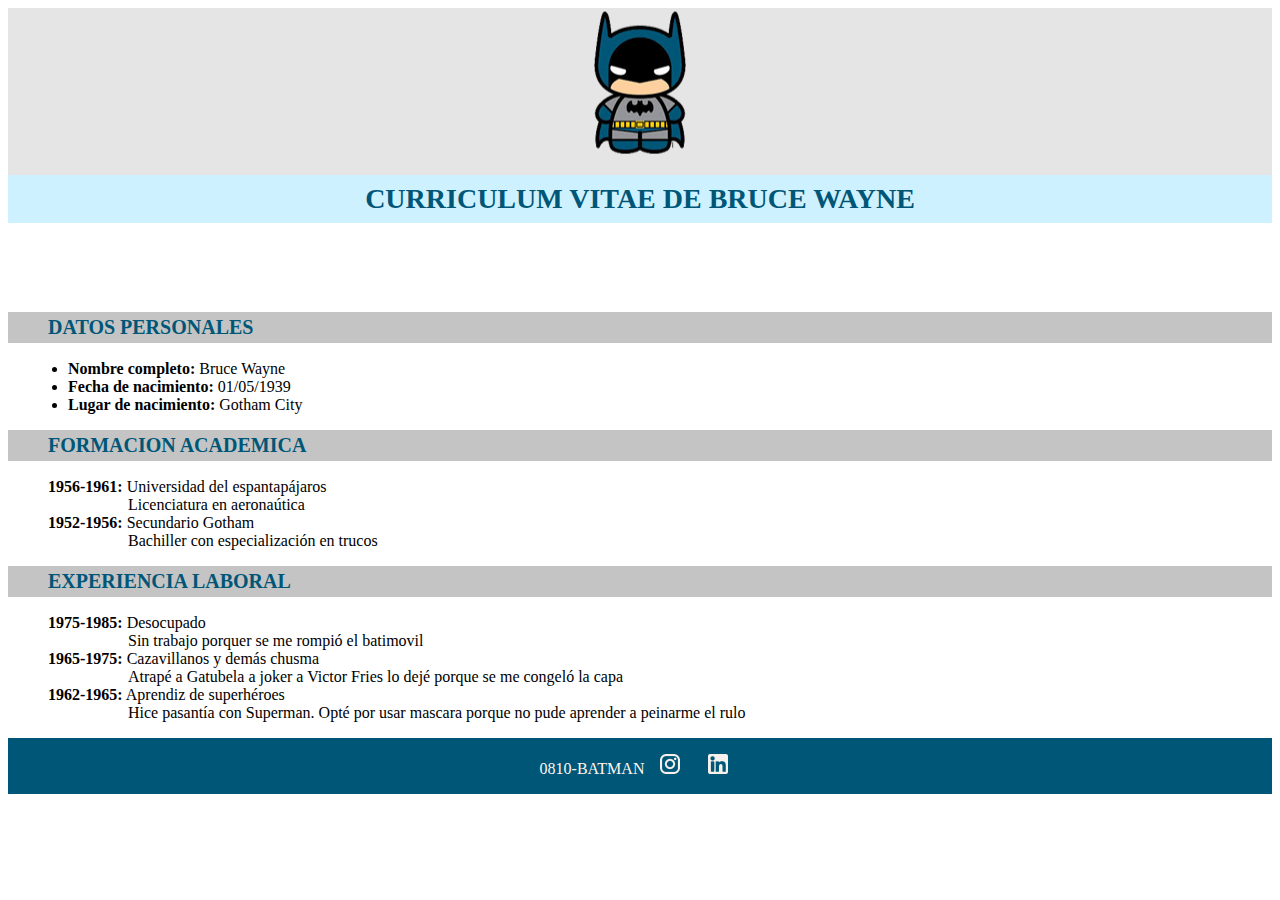
<file: curriculum/index.html>
<!DOCTYPE html>
<html lang="en">
<head>
    <meta charset="UTF-8">
    <meta http-equiv="X-UA-Compatible" content="IE=edge">
    <meta name="viewport" content="width=device-width, initial-scale=1.0">
    <title> Curriculum de Bruce Wayne </title>
    <link rel="stylesheet" href="./css/style.css">
</head>

<body>
    <header>
        <img src="./img/logo batman.png" alt="Foto de perfil" class="logo-batman">
        <h1> Curriculum Vitae de Bruce Wayne</h1>
    </header>


    <main>
        <br>
        <br>
        <br>
        <section id="personales">
            <h2 class="texto-resaltado"> DATOS PERSONALES </h2>
            <ul>
                <li><span class="texto-resaltado"> Nombre completo: </span> Bruce Wayne </li>
                <li><span class="texto-resaltado"> Fecha de nacimiento: </span> 01/05/1939 </li>
                <li><span class="texto-resaltado"> Lugar de nacimiento: </span> Gotham City </li>
            </ul>
        </section>

        <section id="academica">
            <h2 class="texto-resaltado"> FORMACION ACADEMICA </h2>
            <dl>
                <dt class="margen"><span class="texto-resaltado">1956-1961:</span> Universidad del espantapájaros </dt>
                <dl class="alineacion">Licenciatura en aeronaútica</dl>

                <dt class="margen"><span class="texto-resaltado">1952-1956:</span>  Secundario Gotham</dt>
                <dl class="alineacion">Bachiller con especialización en trucos</dl>
            </dl>
        </section>

        <section id="laboral">
            <h2 class="texto-resaltado"> EXPERIENCIA LABORAL </h2>
            <dl>
                <dt class="margen"><span class="texto-resaltado">1975-1985:</span> Desocupado </dt>
                <dl class="alineacion">Sin trabajo porquer se me rompió el batimovil</dl>

                <dt class="margen"><span class="texto-resaltado">1965-1975:</span> Cazavillanos y demás chusma </dt>
                <dl class="alineacion">Atrapé a Gatubela a joker a Victor Fries lo dejé porque se me congeló la capa</dl>

                <dt class="margen"><span class="texto-resaltado">1962-1965:</span> Aprendiz de superhéroes</dt>
                <dl class="alineacion">Hice pasantía con Superman. Opté por usar mascara porque no pude aprender a peinarme el rulo</dl>
            </dl>
        </section>
    </main>

    <footer>
        <p class="centrado"> 0810-BATMAN <img src="./img/ico_instagram.png" alt="instagram"> <img src="./img/ico_linkedin.png" alt="Linkedln"></p>
    </footer>
</body>
</html>
</file>
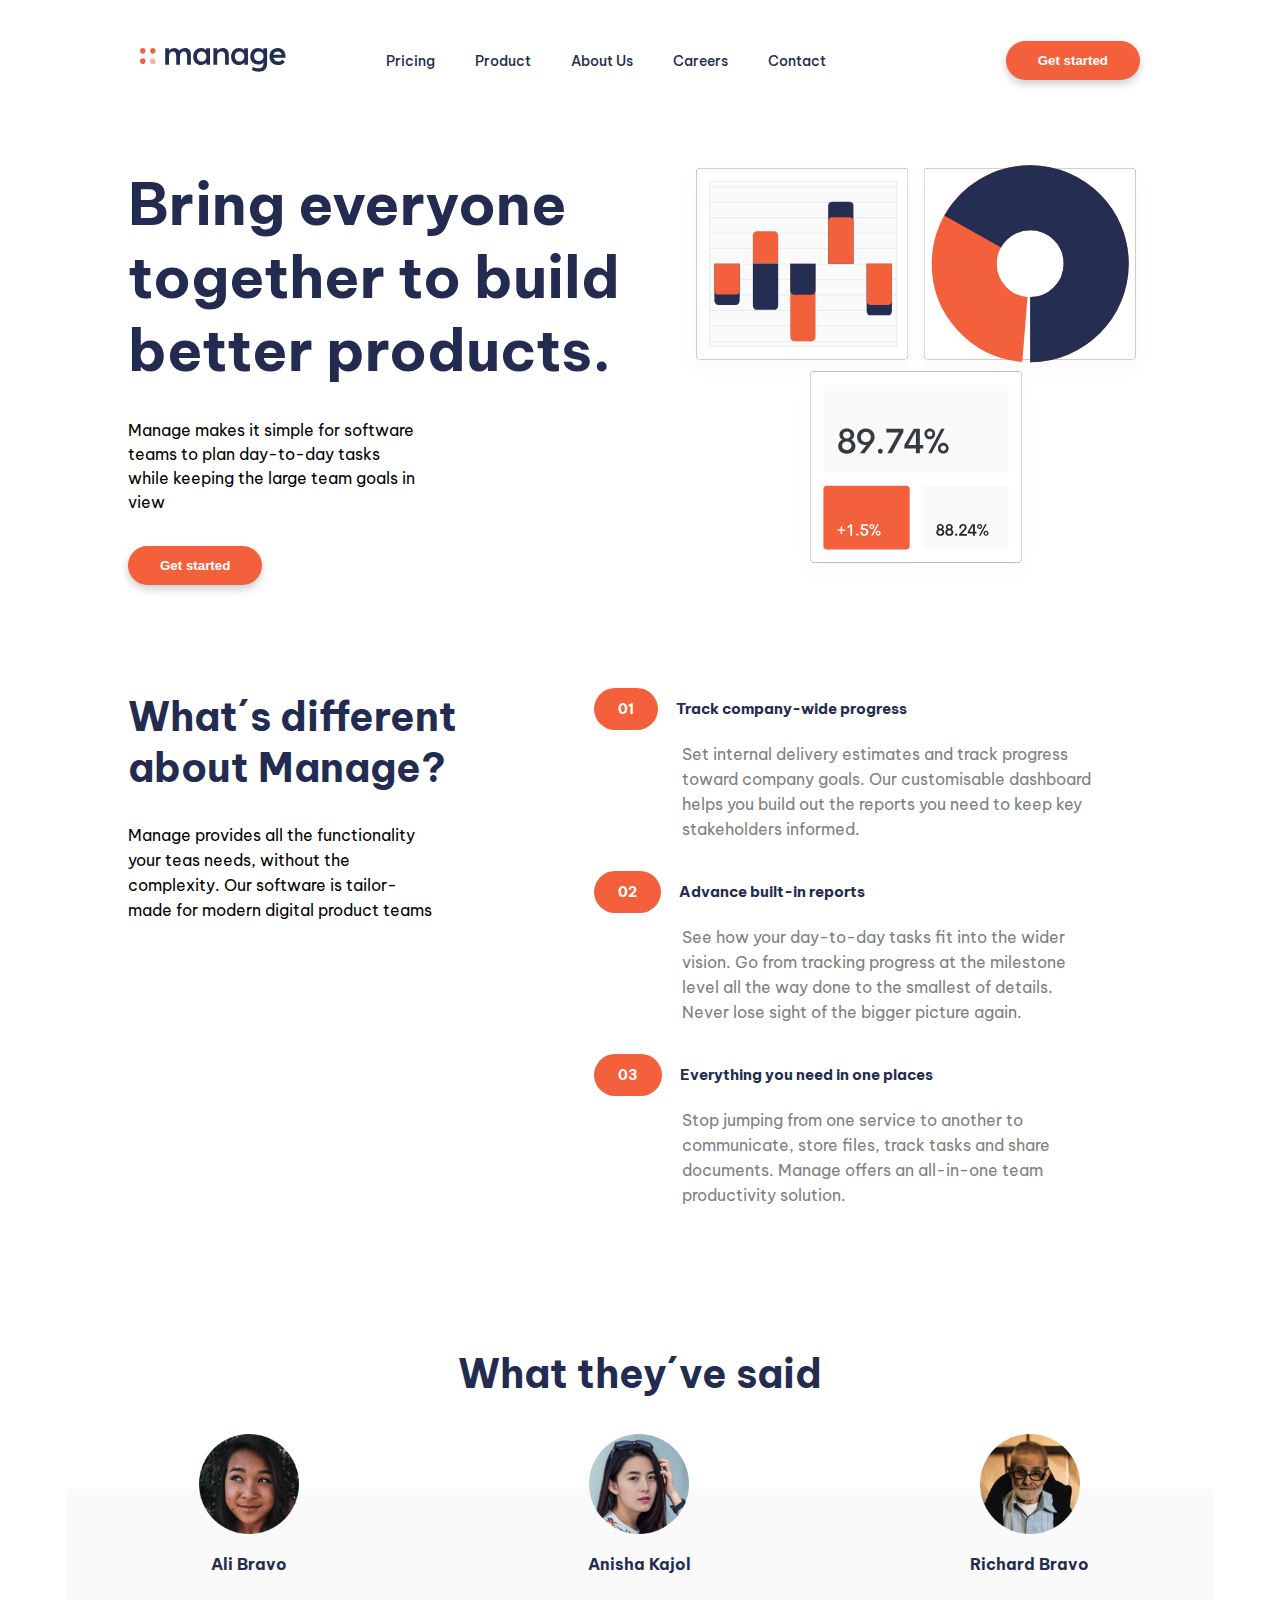
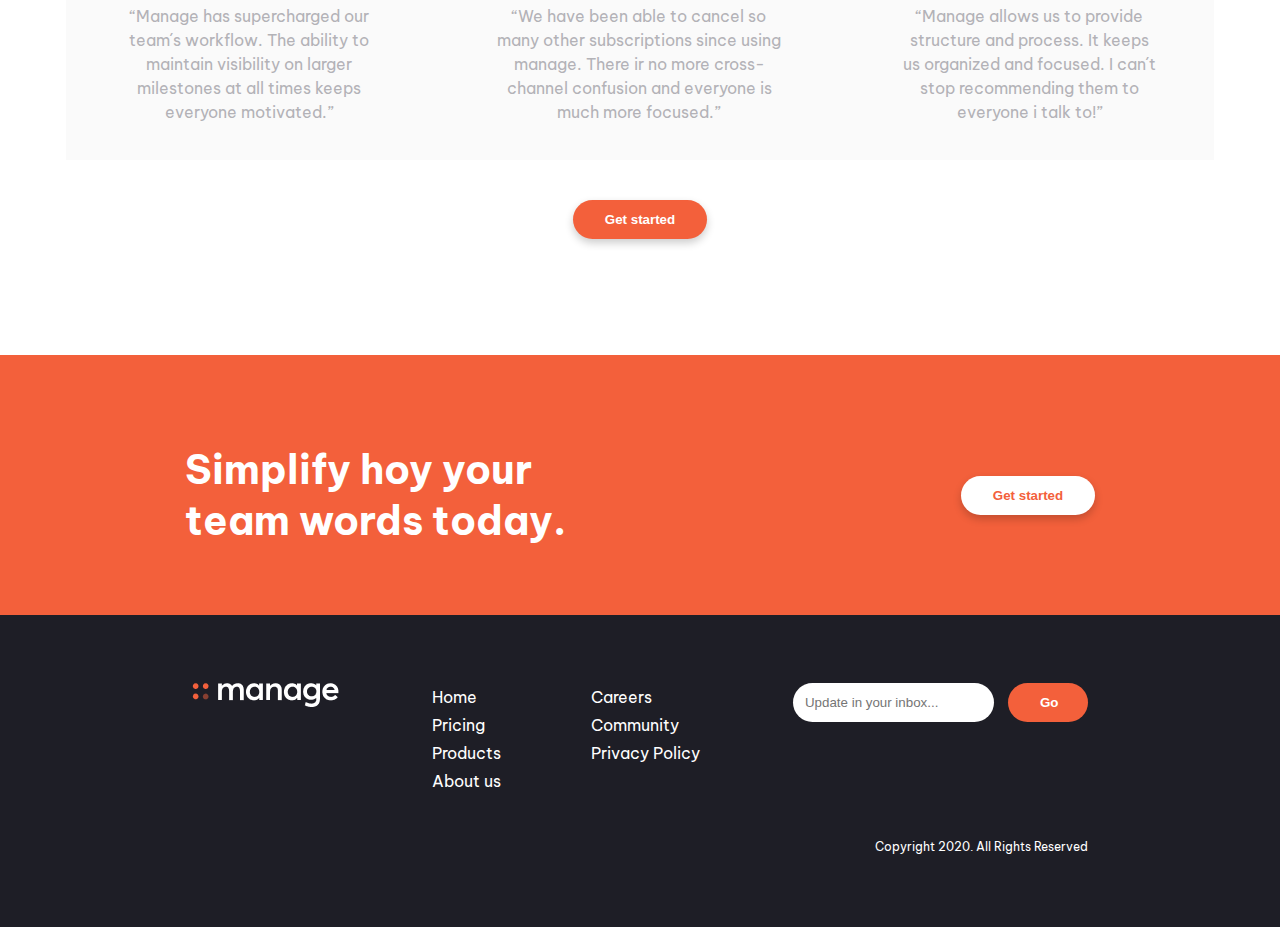
<file: Vargas_Neyza/index.html>
<!DOCTYPE html>
<html lang="en">

<head>
    <meta charset="UTF-8">
    <meta http-equiv="X-UA-Compatible" content="IE=edge">
    <meta name="viewport" content="width=device-width, initial-scale=1.0">
    <title>Examen</title>
    <link rel="stylesheet" href="https://cdnjs.cloudflare.com/ajax/libs/font-awesome/6.0.0-beta3/css/all.min.css"
        integrity="sha512-Fo3rlrZj/k7ujTnHg4CGR2D7kSs0v4LLanw2qksYuRlEzO+tcaEPQogQ0KaoGN26/zrn20ImR1DfuLWnOo7aBA=="
        crossorigin="anonymous" referrerpolicy="no-referrer" />
    <link rel="stylesheet" href="./css/styles.css">
</head>

<body>
    <header>
        <img src="./img/logo.svg" alt="logo manage">
        <div class="menu-hamburguesa">
            <i class="fas fa-bars"></i>
        </div>
        <nav class="navbar">
            <ul>
                <li><a href="#">Pricing</a></li>
                <li><a href="#">Product</a></li>
                <li><a href="#">About Us</a></li>
                <li><a href="#">Careers</a></li>
                <li><a href="#">Contact</a></li>
            </ul>
        </nav>
        <button type="submit" class="btn-primario btn-nav">Get started</button>
    </header>
    <main class="contenedor">
        <section class="hero">
            <div class="lead-hero">
                <h1>Bring everyone together to build better products.</h1>
                <p>Manage makes it simple for software teams to plan day-to-day tasks while keeping the large team goals
                    in view </p>
                <button type="submit" class="btn-primario">Get started</button>
            </div>
            <div class="hero-figure">
                <img src="./img/Ilustracion.svg" alt="Ilustración">
            </div>
        </section>
        <section class="servicios">
            <div class="propuesta">
                <h3>What´s different about Manage?</h3>
                <p>Manage provides all the functionality your teas needs, without the complexity. Our software is
                    tailor-made for modern digital product teams</p>
            </div>
            <div class="detalle-servicios">
                <div>
                    <h5 class="title"><span class="badge bg-secondary">01</span>Track company-wide progress</h5>
                    <p>Set internal delivery estimates and track progress toward company goals. Our customisable
                        dashboard helps you build out the reports you need to keep key stakeholders informed.</p>
                </div>
                <div>
                    <h5 class="title"><span class="badge bg-secondary">02</span>Advance built-in reports</h5>
                    <p>See how your day-to-day tasks fit into the wider vision. Go from tracking progress at the
                        milestone level all the way done to the smallest of details. Never lose sight of the bigger
                        picture again.</p>
                </div>
                <div>
                    <h5 class="title"><span class="badge bg-secondary">03</span>Everything you need in one places</h5>
                    <p>Stop jumping from one service to another to communicate, store files, track tasks and share
                        documents. Manage offers an all-in-one team productivity solution.</p>
                </div>
            </div>
        </section>
        <section class="comentarios">
            <h3>What they´ve said</h3>
            <div class="comentarios-usuarios">
                <article class="comentario">
                    <img src="./img/avatar-ali.png" alt="Ali Bravo">
                    <h5>Ali Bravo</h5>
                    <p>“Manage has supercharged our team´s workflow. The ability to maintain visibility on larger
                        milestones at all times keeps everyone motivated.”</p>
                </article>
                <article class="comentario">
                    <img src="./img/avatar-anisha.png" alt="Anisha Kajol">
                    <h5>Anisha Kajol</h5>
                    <p>“We have been able to cancel so many other subscriptions since using manage. There ir no more
                        cross-channel confusion and everyone is much more focused.”</p>
                </article>
                <article class="comentario">
                    <img src="./img/avatar-richard.png" alt="Richard Bravo">
                    <h5>Richard Bravo</h5>
                    <p>“Manage allows us to provide structure and process. It keeps us organized and focused. I can´t
                        stop recommending them to everyone i talk to!”</p>
                </article>
            </div>
            <button type="submit" class="btn-primario btn-comentarios">Get started</button>
        </section>
    </main>
    <section class="lead">
        <h3>Simplify hoy your team words today.</h3>
        <button type="submit" class="btn-secundario">Get started</button>
    </section>
    <footer>
        <div class="footer-principal">
            <div class="footer-social-media">
                <img src="./img/Logo (2).png" alt="logo manage">
                <div>
                    <ul class="redes-sociales">
                        <li class="facebook"><a href="#"><i class="fab fa-facebook-square"></i></a></li>
                        <li class="youtube"><a href="#"><i class="fab fa-youtube"></i></a></li>
                        <li class="twitter"><a href="#"><i class="fab fa-twitter"></i></a></li>
                        <li class="pinterest"><a href="#"><i class="fab fa-pinterest-square"></i></a></li>
                        <li class="instagram"><a href="#"><i class="fab fa-instagram"></i></a></li>
                    </ul>
                </div>
            </div>
            <div class="enlaces">
                <ul>
                    <li><a href="#">Home</a></li>
                    <li><a href="#">Pricing</a></li>
                    <li><a href="#">Products</a></li>
                    <li><a href="#">About us</a></li>
                </ul>
                <ul>
                    <li><a href="#">Careers</a></li>
                    <li><a href="#">Community</a></li>
                    <li><a href="#">Privacy Policy</a></li>
                </ul>
            </div>
            <div class="footer-formulario">
                <form action="#">
                    <input class="input-email" id="subscriptions" type="text" name="mail"
                        placeholder="Update in your inbox...">
                    <input class="btn-primario btn-form-email" type="submit" value="Go">
                </form>
            </div>
        </div>
        <div class="copy-right">
            <p>Copyright 2020. All Rights Reserved</p>
        </div>
    </footer>
</body>

</html>
</file>
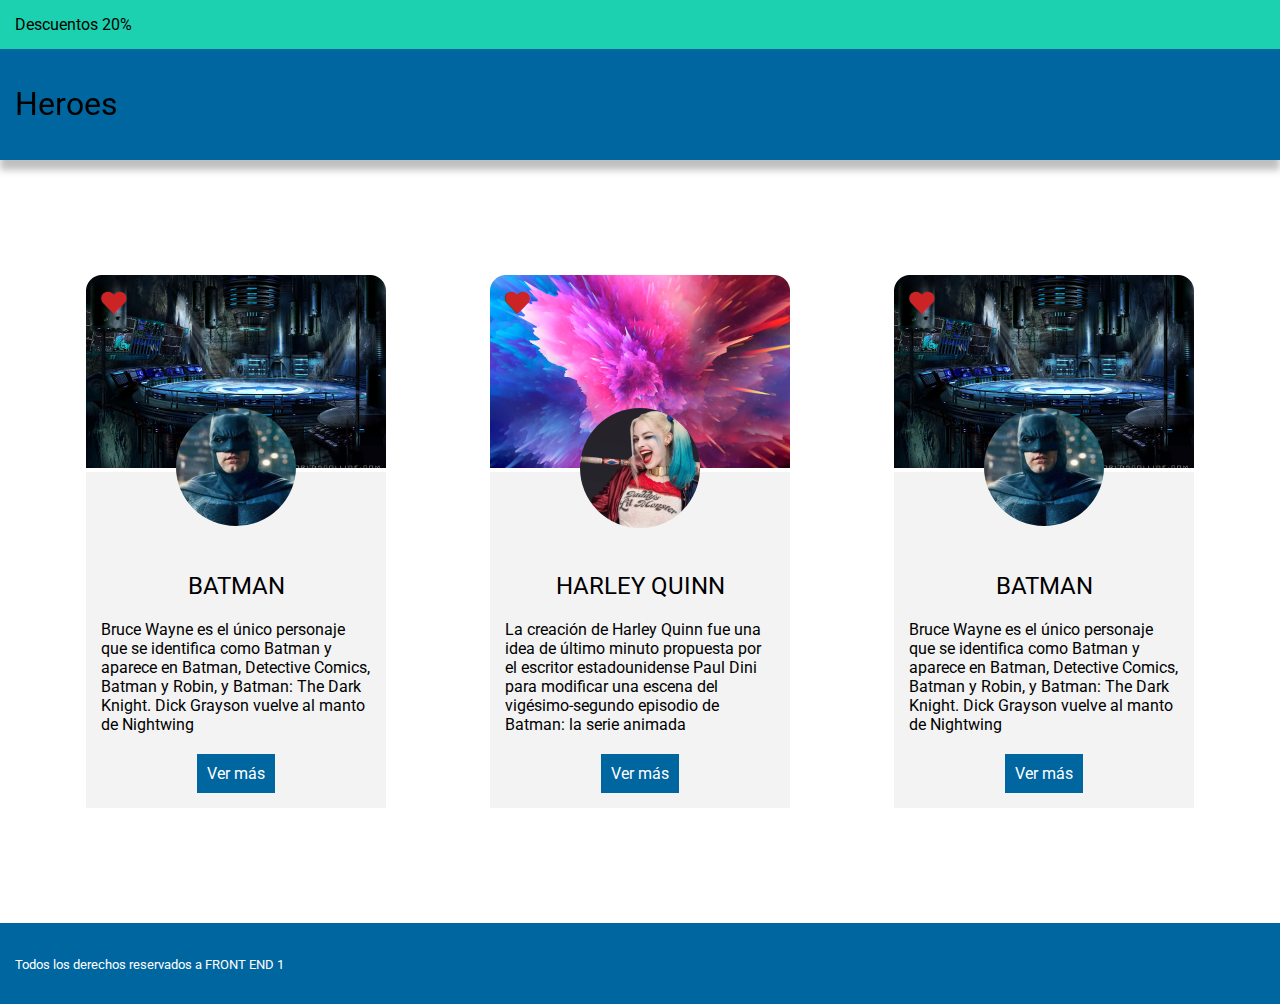
<file: clase_10_mesa/index_facil.html>
<!DOCTYPE html>
<html lang="en">
<head>
    <meta charset="UTF-8">
    <meta http-equiv="X-UA-Compatible" content="IE=edge">
    <meta name="viewport" content="width=device-width, initial-scale=1.0">
    <title>Heroes</title>
    <link rel="stylesheet" href="https://cdnjs.cloudflare.com/ajax/libs/font-awesome/5.15.3/css/all.min.css">
    <link rel="stylesheet" href="./css/style_facil.css">
</head>

<body>
    <div>Descuentos 20%</div>
    <header>
        <h1>Heroes</h1>      
    </header>
    <main>
        <section id="idBatman">
            <i class="fas fa-heart"></i>
            <img src="./img/batman_background.png" alt="Batman">
            <img src="./img/batman_perfil.png" alt="" class="perfil">
            <div>
                <h2>Batman</h2>
                <p>Bruce Wayne es el único personaje que se identifica como Batman y aparece en Batman, Detective Comics, Batman y Robin, y Batman: The Dark Knight. Dick Grayson vuelve al manto de Nightwing</p>
                <a href="">Ver más</a>
            </div>
        </section>
        <section id="idHatley">
            <i class="fas fa-heart"></i>
            <img src="./img/harley_background.png" alt="Harley Quinn">
            <img src="./img/harley_perfil.png" alt="Harley Quinn" class="perfil">
            <div>
                <h2>Harley Quinn</h2>
                <p class="perfil">La creación de Harley Quinn fue una idea de último minuto propuesta por el escritor estadounidense Paul Dini para modificar una escena del vigésimo-segundo episodio de Batman: la serie animada</p>
                <a href="">Ver más</a>
            </div>
        </section>
        <section>
            <i class="fas fa-heart"></i>
            <img src="./img/batman_background.png" alt="Baticueva">
            <img src="./img/batman_perfil.png" alt="Batman" class="perfil">
            <div>
                <h2>Batman</h2>
                <p>Bruce Wayne es el único personaje que se identifica como Batman y aparece en Batman, Detective Comics, Batman y Robin, y Batman: The Dark Knight. Dick Grayson vuelve al manto de Nightwing</p>
                <a href="">Ver más</a>
            </div>
        </section>
    </main>
    <footer>
        <p><small>Todos los derechos reservados a FRONT END 1</small></p>
    </footer>
</body>
</html>
</file>
<file: curriculum/css/style.css>
header { 
    background-color: #E5E5E5;
}

.logo-batman {
    margin-left: auto;
    margin-right: auto;
    display: block;
}

h1 { 
    color: #005677;
    text-align: center;
    font-size: 28px;
    text-transform: uppercase;
    
}

h1 {
    background-color: #cef1ff;
    padding-top: 8px;
    padding-bottom: 8px;
}

h2 {
    color: #005677;
    font-size: 20px;
    font-weight: 500;
    text-transform: uppercase;
    padding-left: 40px;
}

h2 {
    background-color: #C4C4C4;
    padding-top: 4px;
    padding-bottom: 4px;
}


ul {
    margin-left: 20px;
}

.alineacion {
    margin-left: 120px;
}

.margen {
    margin-left: 40px;
}

.texto-resaltado { 
    font-weight: 700; 
}

.centrado {
    text-align: center;
    background-color: #005677;
    padding-top: 16px;
    padding-bottom: 16px;
}

p {
    color: seashell;
}

img {
    margin-inline: 12px;
}
</file>
<file: Vargas_Neyza/css/styles.css>
/*Fuente Be-Vietnam Pro*/
@import url('https://fonts.googleapis.com/css2?family=Be+Vietnam+Pro:wght@400;500;700&display=swap');

/*Aplicando selector universal*/
*{
    box-sizing: border-box;
    margin: 0;
    padding: 0;
}


:root{
    --color-primario: #F3603B;
    --color-secundario: #232C50;
    --color-párrafos: #B3B2B7;
    --color-hover: #ff643e;
    --color-seccion-comentarios: #fafafa;
}

body{
    font-family: 'Be Vietnam Pro', sans-serif;
    font-size: 16px;
}

p{
    line-height: 24px;
    color:var(--color-párrafos)
}

/* Small devices (landscape phones, 576px and up) */

/*Aplicando estilos al Header*/
header {
    display: flex;
    flex-flow: row wrap;
    justify-content: space-between;
    align-items: center;
    padding: 40px 20px;
}

.menu-hamburguesa i {
    font-size: 24px;
    padding: 4px;
}

.navbar {
    display: none;
    justify-content: space-between;
    gap: 32px;
}

nav ul li {
    list-style: none;
}

.btn-nav {
    display: none;
}

nav ul li a {
    font-size: 14px;
    font-weight: 500;
    text-decoration: none;
    color: var(--color-secundario);
}


/* Aplicando estilos a la sección Hero*/

.hero {
    display: flex;
    flex-flow: row wrap;
    align-items: center;
    gap: 40px;
    text-align: center;
    justify-content: center;
    margin-bottom: 80px;
    padding-left: 20px;
    padding-right: 20px;
}

.lead-hero {
    order: 1;
}

.lead-hero h1 {
    padding-bottom: 32px;
}

.hero h1 {
    font-size: 32px;
    font-weight: 700;
    color: var(--color-secundario);
}

.hero p {
    font-size: 16px;
    color: #020202;
    padding-bottom: 32px;
}

.btn-primario {
    background-color: var(--color-primario);
    color: #fff;
    font-weight: 700;
    padding: 12px 32px;
    border-radius: 50px;
    border-style: none;
    box-shadow: 0 4px 8px 0 rgba(0, 0, 0, 0.2);
    cursor: pointer;
}

.hero img {
    width: 80%;
}

/* Aplicando estilos a la sección de Servicios */

.servicios {
    display: flex;
    flex-flow: row wrap;
    align-items: center;
    text-align: center;
    margin: 0 20px;
    row-gap: 20px;
}

.propuesta h3 {
    color: var(--color-secundario);
    font-size: 24px;
    text-align: center;
    margin-bottom: 16px;
    /*flex: 50%*/
}

.propuesta p {
    color: #020202;
}

.servicios .detalle-servicios {
    text-align: left;
}

.servicios div {
    padding-bottom: 32px;
}

.detalle-servicios span {
    background-color: var(--color-primario);
    padding: 8px 16px;
    border-radius: 16px;
    color: #fff;
    font-size: 14px;
    margin-right: 12px;
}

.servicios h5 {
    font-size: 15px;
    font-weight: 700;
    padding: 8px 0px;
    border-radius: 16px 4px 4px 16px;
    color: var(--color-secundario);
    background-color: #FEEBD7;
    margin-bottom: 16px;
}


/*Aplicando estilos a sección de comentarios*/

.comentarios {
    padding: 16px 16px;
    display: flex;
    flex-direction: column;
    align-items: center;
}

.comentarios h3 {
    font-size: 24px;
    text-align: center;
    color: var(--color-secundario);
    margin-bottom: 12px;
}

.comentario {
    display: flex;
    flex-direction: column;
    text-align: center;
    align-items: center;
    row-gap: 20px;
    background-color: #FAFAFA;
    transition: 0.3s;
    padding: 24px;
    margin-top: 86px;
}

.comentario img {
    width: 100px;
    height: 100px;
    margin-top: -80px;
}

.btn-comentarios {
    margin: 30px;
}


/*Aplicando estilos a la sección Lead*/

.lead {
    display: flex;
    flex-flow: row wrap;
    justify-content: center;
    align-items: center;
    background-color: var(--color-primario);
    padding: 40px 20px;
    row-gap: 40px;
    margin: 0px 0px;
}

.lead h3 {
    font-size: 24px;
    color: #fff;
    text-align: center;
}

.btn-secundario {
    color: var(--color-primario);
    font-weight: 700;
    padding: 12px 32px;
    border-radius: 50px;
    border-style: none;
    background-color: #fff;
    box-shadow: 0 4px 8px 0 rgba(0, 0, 0, 0.2);
}


/* Aplicando estilos al footer*/

footer {
    display: flex;
    flex-flow: column wrap;
    justify-content: space-between;
    align-items: center;
    background-color: #1E1E26;
    row-gap: 40px;
    padding: 40px 0;
}

.footer-principal {
    display: flex;
    flex-flow: column-reverse nowrap;
    justify-content: space-between;
    gap: 40px;

}

.input-email {
    padding: 12px;
    border-radius: 50px;
    border-style: none;
    margin-right: 10px;
}

.btn-form-email {
    box-shadow: none;
    width: 80px;
}

.enlaces {
    display: flex;
    flex-flow: row wrap;
    justify-content: space-between;
    align-items: flex-start;
    column-gap: 80px;
}

.enlaces ul {
    list-style-type: none;
}

.enlaces ul li a {
    font-size: 16px;
    font-weight: 400;
    text-decoration: none;
    color: #fff;
    line-height: 28px;
}

.footer-social-media {
    display: flex;
    flex-flow: column-reverse nowrap;
    align-items: center;
    gap: 40px;
}

footer .redes-sociales {
    display: flex;
    gap: 12px;
    list-style-type: none;
}

.redes-sociales li a {
    color: #fff;
    font-size: 20px;
    padding: 4px;
}

.formulario .texto {
    padding: 12px 16px;
    border-radius: 50px;
    border-style: none;
    margin-right: 12px;
}

footer p {
    color: #fff;
    padding-bottom: 0;
    font-size: 12px;
    font-weight: 400;
}


/*Estados */

.btn-primario:hover {
    border-style: none;
    background-color: #ffb580;
    color: white;
    box-shadow: 0 4px 8px 0 rgba(0, 0, 0, 0.2);
}


/****************************************************************/
/******* Ajustando estilos para la media query (Desktop) *******/

/* Large devices (desktops, 992px and up) */
@media screen and (min-width: 992px) {

/* General */

    .btn-primario {
        box-shadow: 0 4px 4px px #ff643e;
        transition: all 0.5s ease 0s;
    }

    .btn-secundario:hover{
        color: var(--color-secundario);
        transition: all 0.5s ease 0s;
    }




/* Dando estilo Menu Principal */

    header {
        padding: 40px 140px;
        margin-bottom: 40px;
    }

    .navegacion {
        margin: 40px 12% 66px 12%;
    }

    .navbar {
        display: flex;
        align-items: center;
        padding: 10px;
    }

    .navbar ul {
        list-style: none;
        display: flex;
        gap: 40px;
        padding-right: 80px;
    }

    .menu-hamburguesa {
        display: none;
    }

    .btn-nav {
        display: inline;
        transition: all 0.5s ease 0s;
    }

/* Dando estilo al Hero */

    .hero {
        flex-flow: row;
        margin-left: 10%;
        margin-right: 10%;
        margin-bottom: 100px;
        padding-left: 0;
        padding-right: 0;
    }

    .lead-hero {
        text-align: left;
        max-width: 50%;
        order: 0;
    }

    .hero-figure {
        max-width: 50%;
    }

    .hero-figure img {
        width: 100%;
    }

    .hero p {
        font-size: 16px;
        padding-left: 0%;
        padding-right: 16px;
        max-width: 60%;
        line-height: 24px;
    }

    .hero h1 {
        font-size: 58px;
    }

/*Dando estilo a la sección de Servicios */

    .servicios {
        flex-flow: row;
        align-items: start;
        text-align: left;
        margin-left: 10%;
        margin-right: 10%;
        padding: 0;
        margin-bottom: 60px;
    }

    .servicios .propuesta p {
        line-height: 25px;
        margin-top: 30px;
        max-width: 80%;
    }

    .servicios .propuesta h3 {
        font-size: 40px;
        text-align: left;
    }

    .servicios .propuesta {
        margin-right: 80px;
    }

    .detalle-servicios .title {
        background-color: transparent;
    }

    .detalle-servicios span {
        padding: 12px 24px;
        margin-right: 18px;
        border-radius: 24px;
    }

    .detalle-servicios p {
        color: grey;
        line-height: 25px;
        max-width: 75%;
        margin-left: 88px;
    }

/* Dando estilo a la sección de Comentarios */

    .comentarios {
        text-align: center;
    }

    .comentarios h3 {
        font-size: 40px;
        margin-bottom: 90px;
    }

    .comentarios-usuarios {
        display: flex;
        background-color: var(--color-seccion-comentarios);
        margin-left: 4%;
        margin-right: 4%;
    }

    .comentarios-usuarios .comentario {
        margin-top: -55px;
        background-color: transparent;
        box-shadow: none;
        transition: none;
        padding: 80px 0 36px 0;
    }

    .comentario img {
        width: 100px;
        height: 100px;
    }

    .comentario h5 {
        font-size: 16px;
        color: var(--color-secundario);
        margin-bottom: 10px;
    }

    .comentario p {
        line-height: 24px;
        color: #B3B2B7;
        max-width: 70%;
    }

    .comentarios .btn-primario {
        margin-top: 40px;
        margin-bottom: 100px;
    }

/* Dando estilo a la sección de Lead */

    .lead {
        padding: 60px 20px 40px 20px;
        height: 260px;
        justify-content: space-around;
    }

    .lead h3 {
        font-size: 40px;
        color: white;
        max-width: 36%;
        text-align: left;
    }

/* Dando estilo al Footer */
    footer {
        align-items: stretch;
        padding: 68px 15%;
    }

    .footer-principal {
        display: flex;
        flex-flow: row nowrap;
        justify-content: space-between;
        gap: 0px;
    }

    .footer-social-media {
        display: flex;
        flex-flow: column nowrap;
        align-items: flex-start;
        justify-content: space-between;
    }

    footer .redes-sociales {
        gap: 12px;
        list-style-type: none;
    }

    .enlaces {
        column-gap: 0;
        width: 30%;
    }

    .redes-sociales li a {
        color: #fff;
        font-size: 20px;
        padding: 4px;
    }

    .footer-social-media .logo {
        padding-left: 12px;
    }

    .copy-right {
        display: flex;
        justify-content: end;
    }
}
</file>
<file: clase_10_mesa/css/style_facil.css>
@import url('https://fonts.googleapis.com/css2?family=Roboto:wght@400;700&display=swap');

body{
    font-family: 'Roboto', sans-serif;
    margin: 0;
    padding: 0;
}

body > *{
    padding: 15px;
}

body > div{
    background-color: #1CD1B0;
}

header{
    box-shadow: 0px 10px 7px rgba(0, 0, 0, 0.25); 
    position: sticky;
    top: 0;
    z-index: 10;
}

header, a, footer{
    background-color: #00669F;
}

h1, h2{
    font-weight: normal;
}

main{
    /* con flex */
    /* display: flex;
    align-items: center;
    justify-content: space-around; */
    /* sin flex */
    text-align: center;
}

section{
    position: relative;
    width: 300px;
    /* con flex */
    /* margin: 100px 0; */
    /* sin flex */
    display: inline-block;
    margin: 100px 50px;
}

section i, 
section img.perfil{
    position: absolute;
}
section i{
    color: #CC2424;
    font-size: 25px;
    top: 15px;
    left: 15px;
}
section img.perfil{
    border-radius: 50%;
    top: 25%;
    left: 30%;
}

section > div{
    background-color: #F3F3F3;
    text-align: center;
    padding: 100px 15px 15px;
}

section > div > h2{
    text-transform: uppercase;
    margin-top: 0;
}

section > div > p{
    text-align: left;
    margin-bottom: 20px;
    font-size: 16px;
}

footer, a{
    color: #FFF;
}
a{
    padding: 10px;
    display: inline-block;
    font-size: 16px;
    text-decoration: none;
}
section{

}
section #idBatman{

}
</file>
